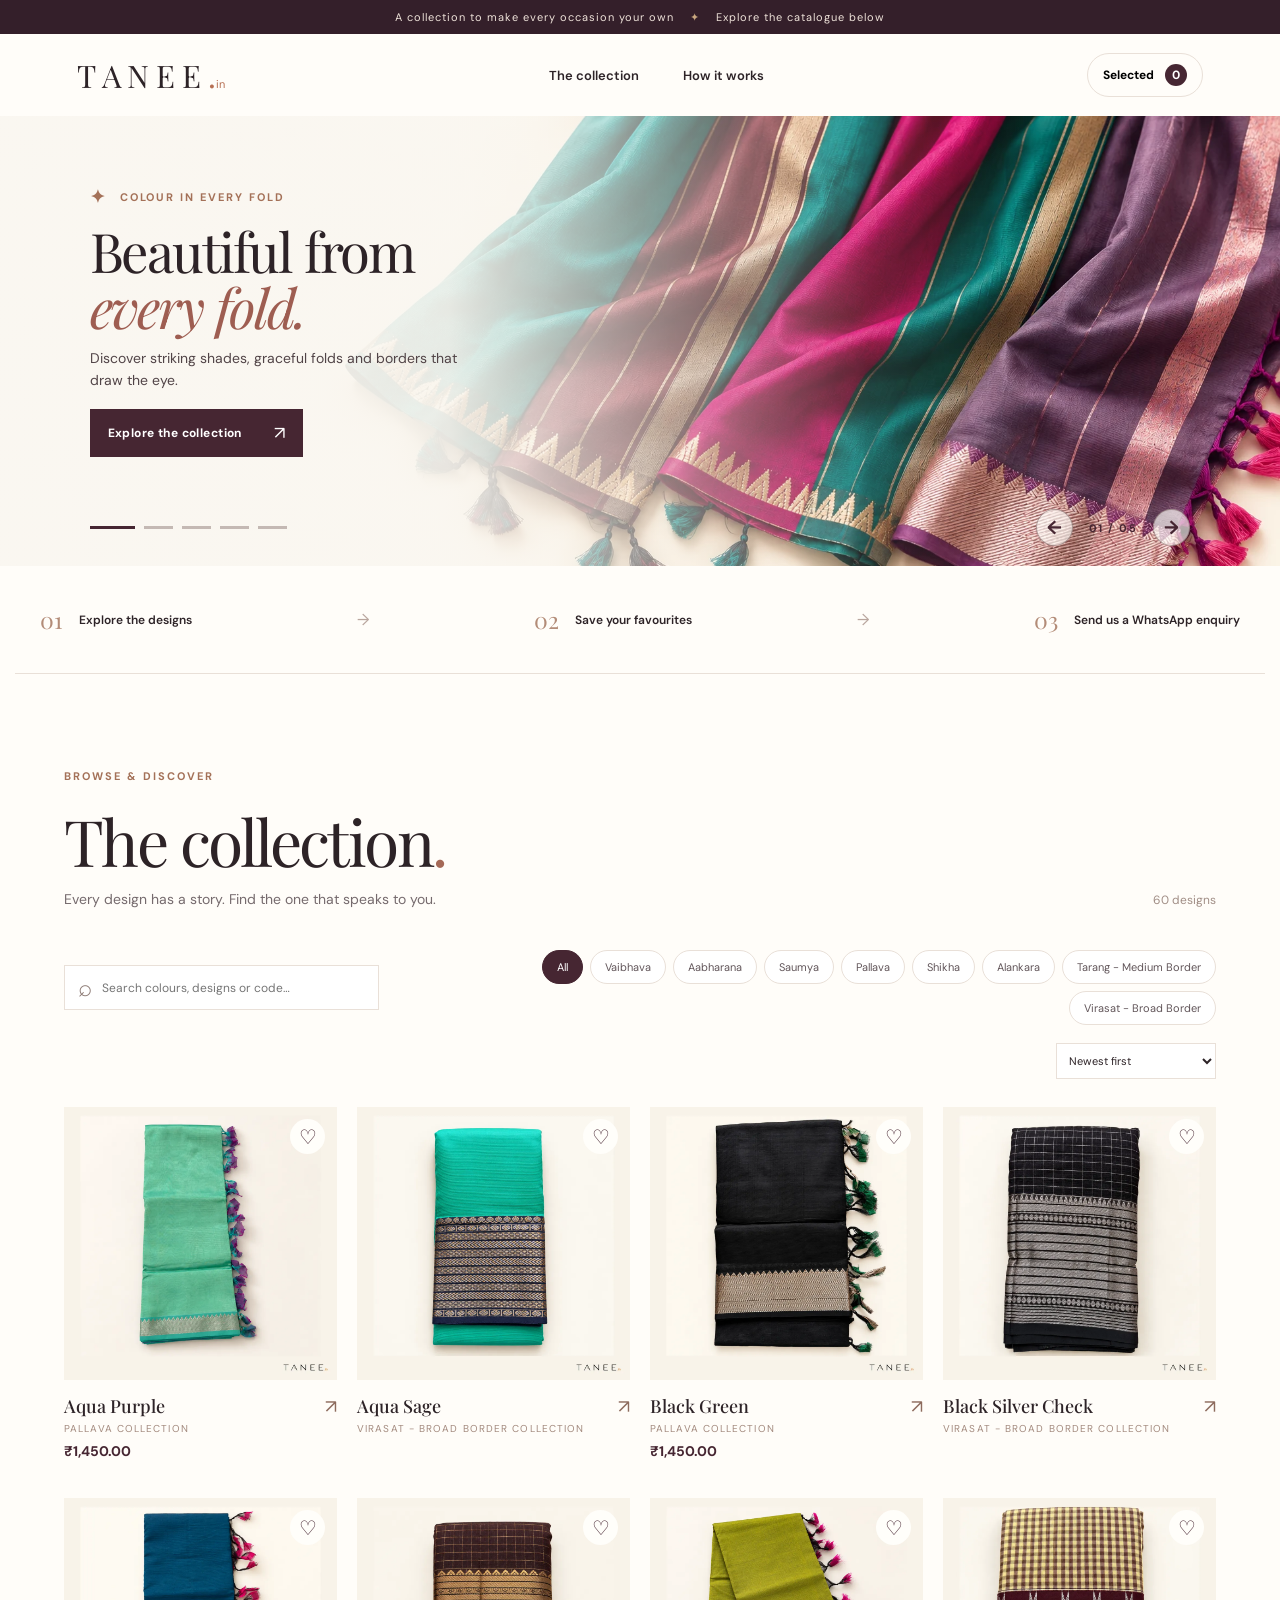
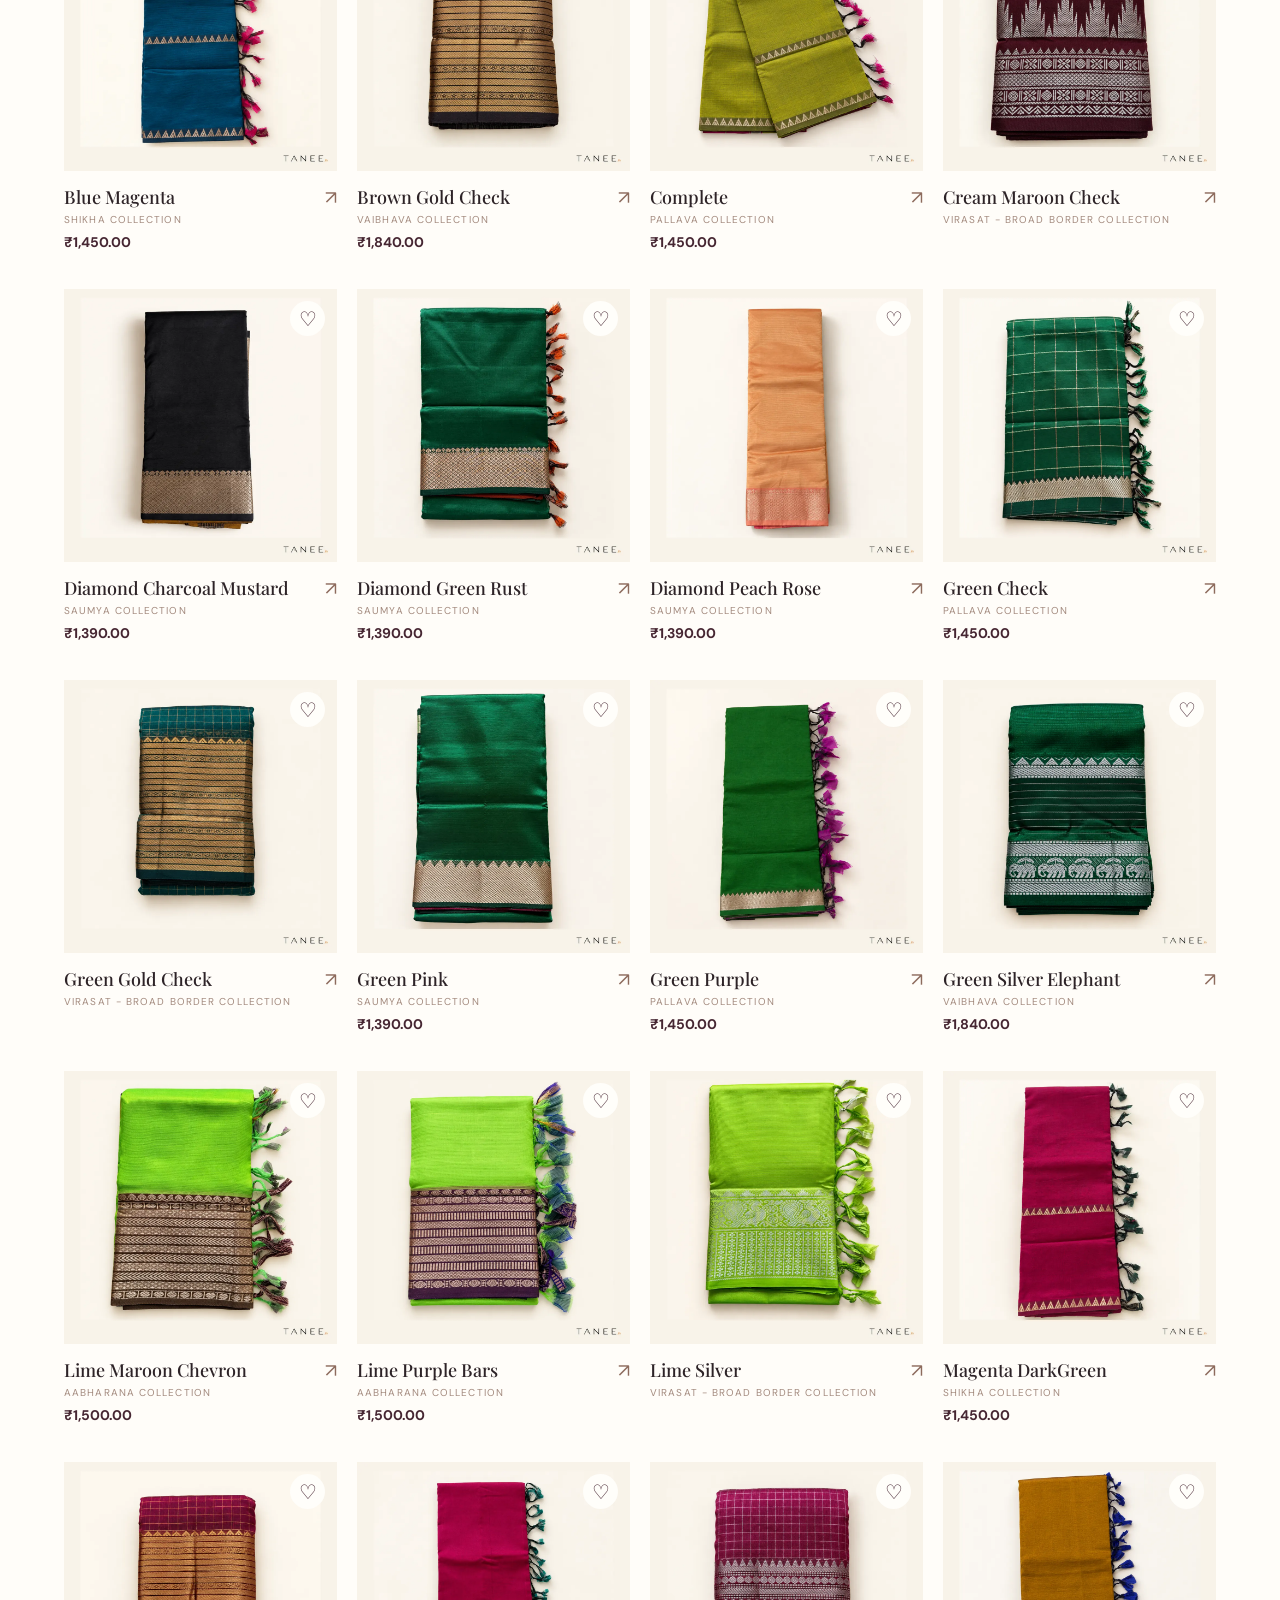
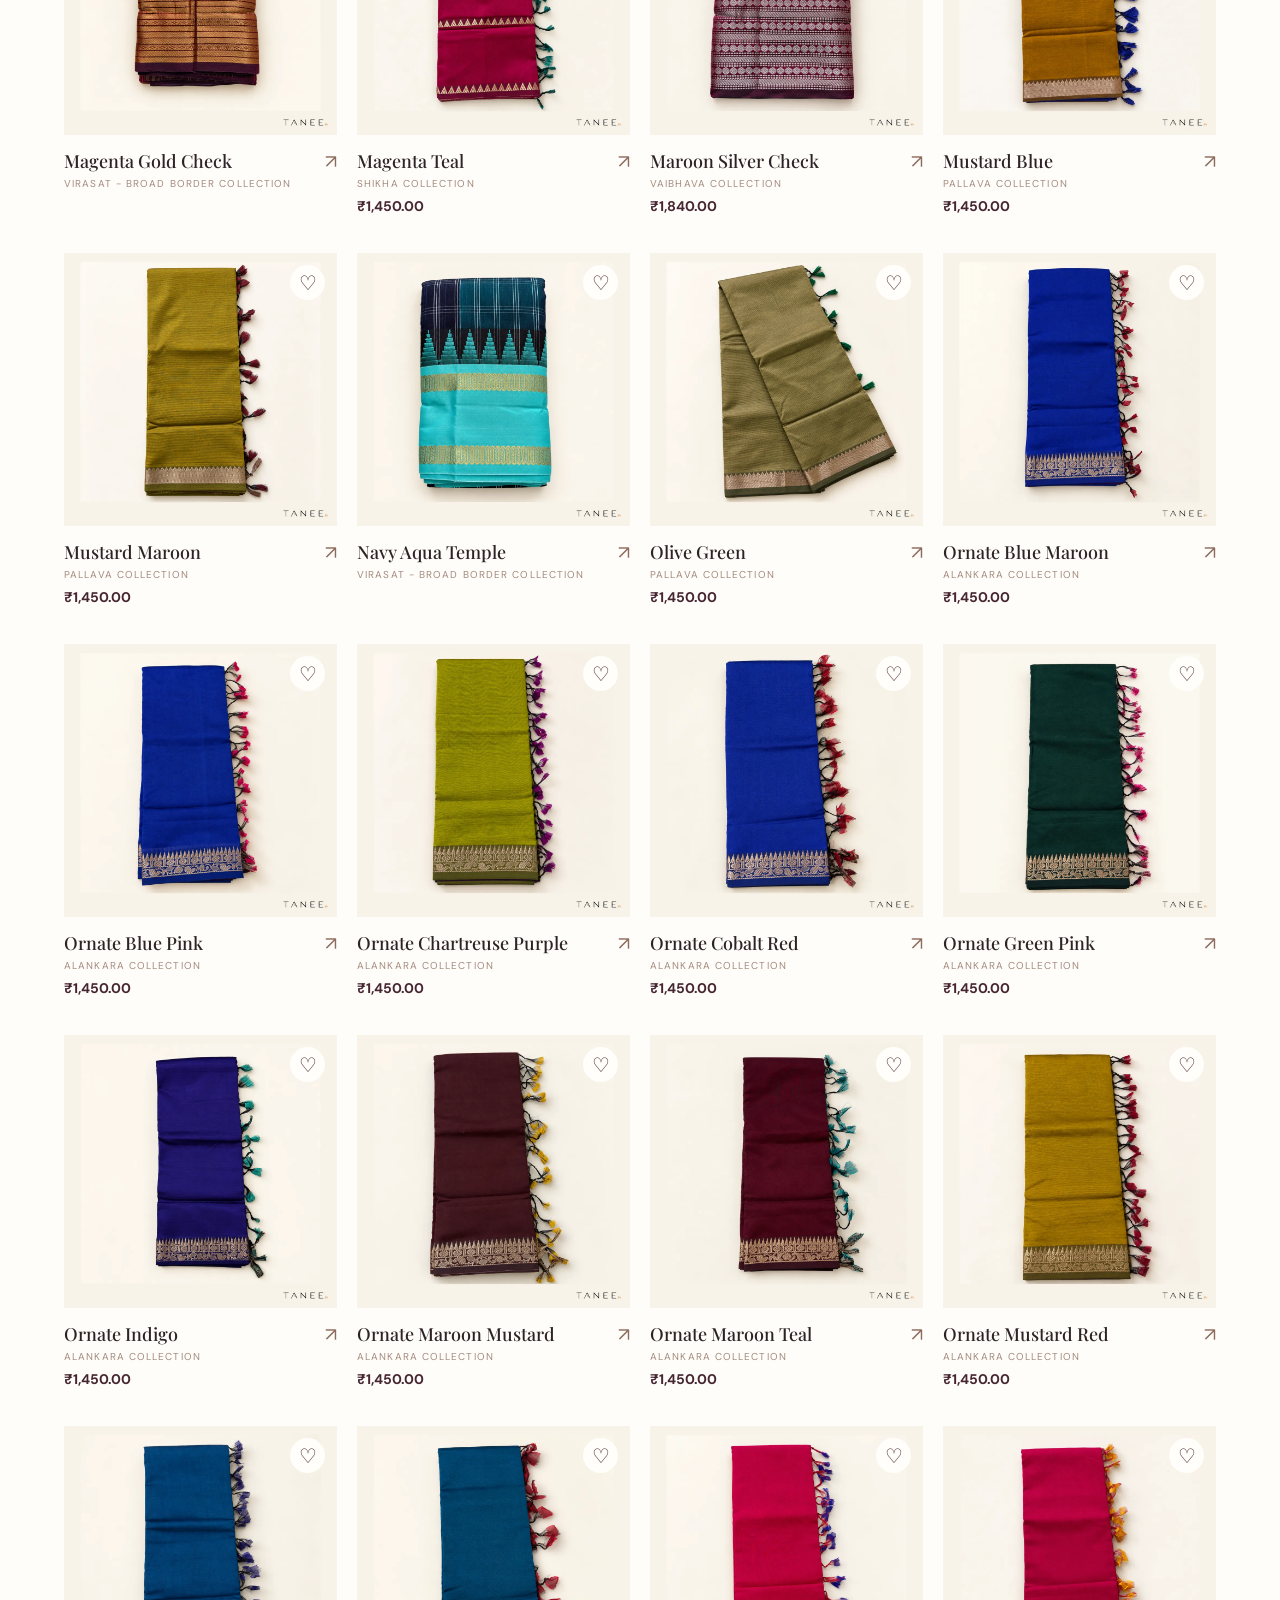
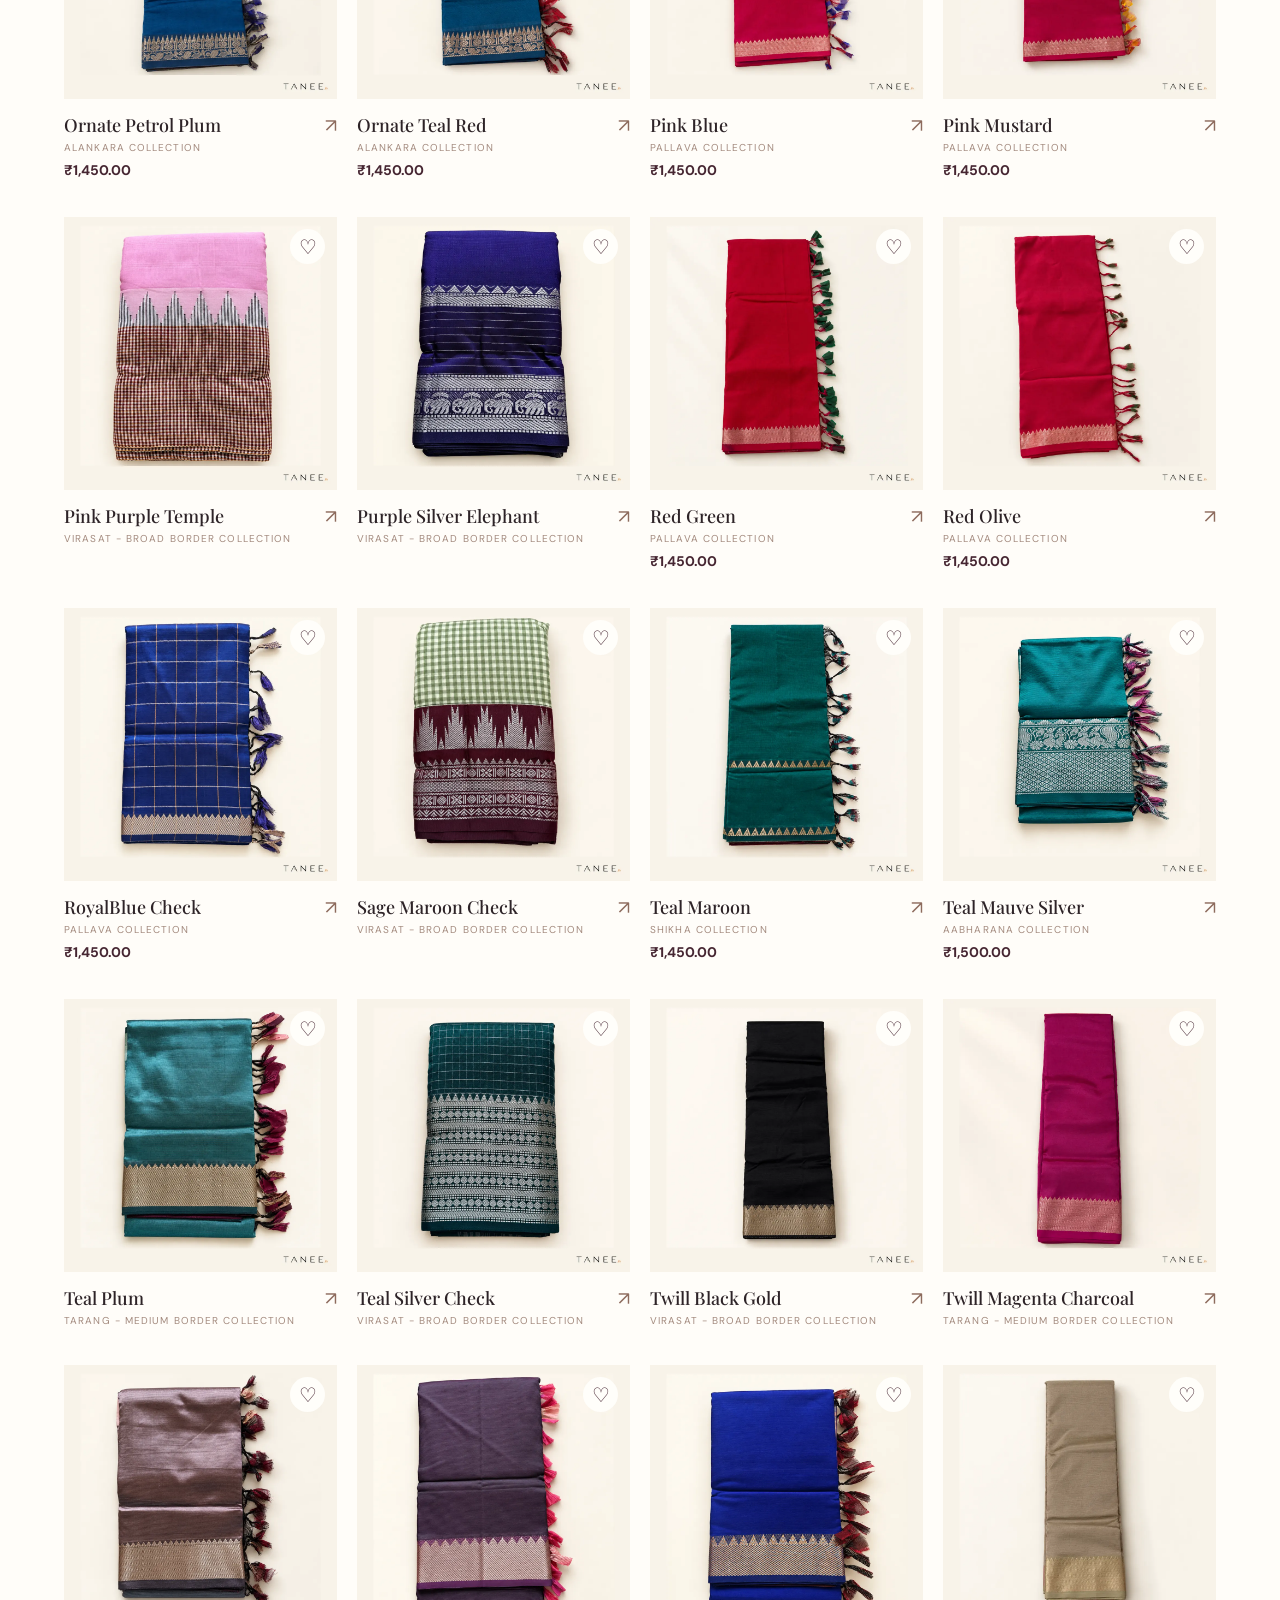
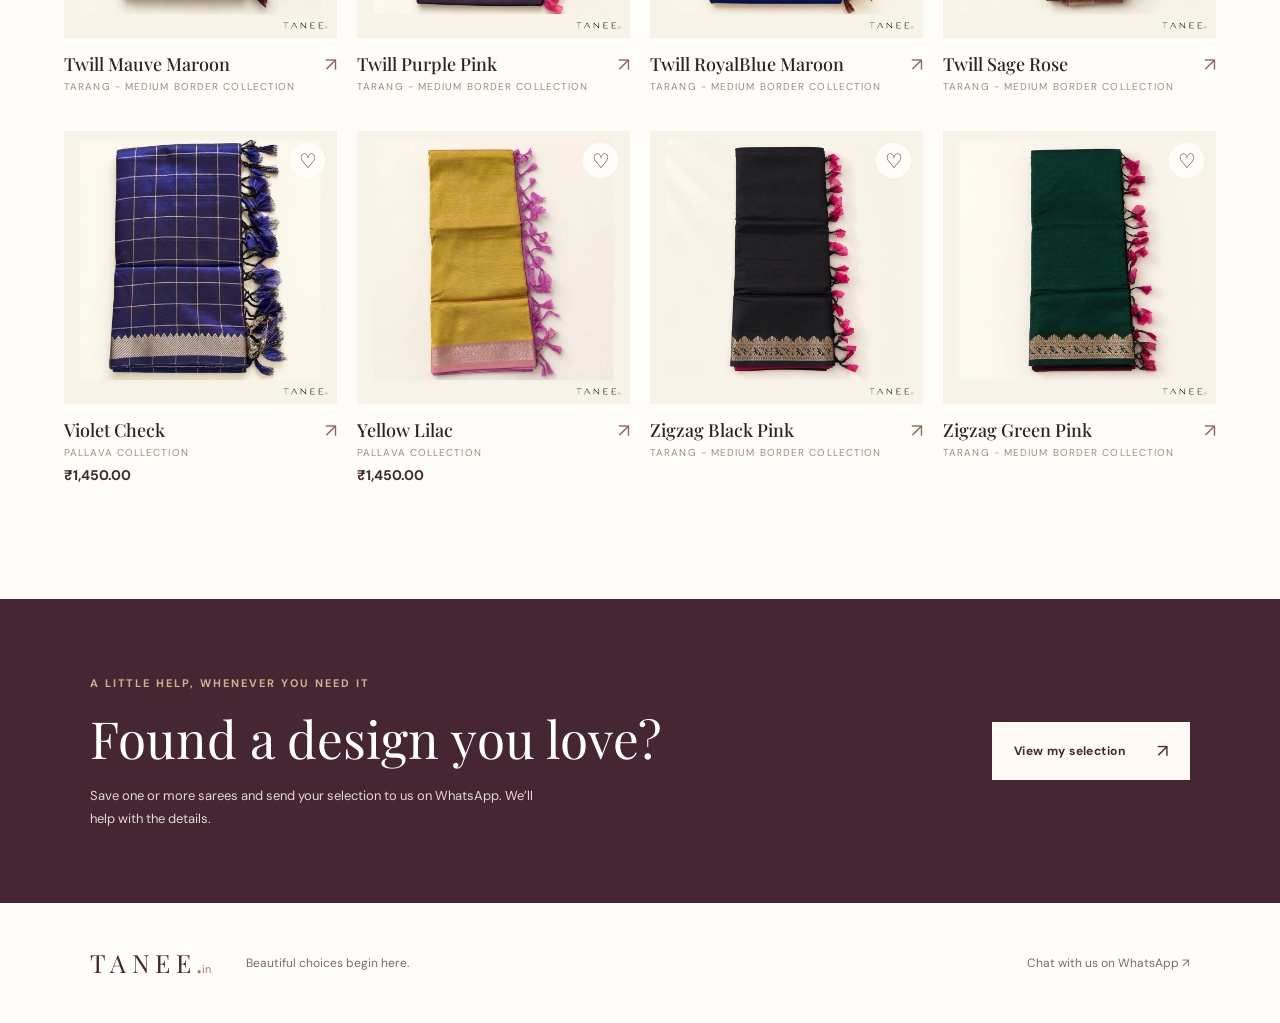
<file: index.html>
<!doctype html>
<html lang="en">
<head>
  <meta charset="utf-8">
  <meta name="viewport" content="width=device-width, initial-scale=1">
  <meta name="theme-color" content="#341f2a">
  <meta name="description" content="Explore Tanee sarees. Save the designs you love and enquire directly on WhatsApp.">
  <title>Tanee — Saree Catalogue</title>
  <link rel="preconnect" href="https://fonts.googleapis.com">
  <link rel="preconnect" href="https://fonts.gstatic.com" crossorigin>
  <link href="https://fonts.googleapis.com/css2?family=DM+Sans:wght@400;500;600;700&family=Playfair+Display:wght@400;500;600&display=swap" rel="stylesheet">
  <link rel="stylesheet" href="styles.css?v=20261102-3">
  <script src="app.js?v=20261102-9" defer></script>
</head>
<body>
  <div class="announcement">A collection to make every occasion your own <span>✦</span> Explore the catalogue below</div>
  <header class="site-header">
    <a class="brand" href="#top" aria-label="Tanee home">TANEE<span class="brand-dot">.</span><small>in</small></a>
    <nav aria-label="Main navigation"><a href="#collection">The collection</a><a href="#how-it-works">How it works</a></nav>
    <button class="header-selection" type="button" id="headerSelection" aria-label="Open selected designs">Selected <span id="headerCount">0</span></button>
  </header>

  <main id="top">
    <section class="hero banner-hero" aria-labelledby="hero-title" aria-roledescription="carousel" data-theme="light">
      <div class="banner-slide is-active" aria-hidden="false"><img src="assets/banners/elegant-folds.webp" alt="Teal, maroon, magenta and mauve sarees folded on ivory" fetchpriority="high"></div>
      <div class="banner-slide" aria-hidden="true"><img alt=""></div>
      <div class="hero-copy">
        <span class="eyebrow" id="bannerEyebrow"><span class="sparkle">✦</span> COLOUR IN EVERY FOLD</span>
        <h1 id="hero-title">Beautiful from<br><em>every fold.</em></h1>
        <p id="bannerDescription">Discover striking shades, graceful folds and borders that draw the eye.</p>
        <a class="primary-button" href="#collection">Explore the collection <span aria-hidden="true">↗</span></a>
      </div>
      <div class="banner-controls" aria-label="Banner slideshow controls">
        <div class="banner-pagination" id="bannerPagination" aria-label="Choose a banner"></div>
        <div class="banner-navigation"><button type="button" id="bannerPrevious" aria-label="Previous banner">←</button><span id="bannerPosition">01 / 05</span><button type="button" id="bannerNext" aria-label="Next banner">→</button></div>
      </div>
    </section>

    <section class="intro-strip" id="how-it-works" aria-label="How to enquire">
      <div><span class="step-num">01</span><span>Explore the designs</span></div>
      <span class="step-arrow" aria-hidden="true">→</span>
      <div><span class="step-num">02</span><span>Save your favourites</span></div>
      <span class="step-arrow" aria-hidden="true">→</span>
      <div><span class="step-num">03</span><span>Send us a WhatsApp enquiry</span></div>
    </section>

    <section class="collection" id="collection" aria-labelledby="collection-title">
      <div class="section-heading"><div><span class="eyebrow">BROWSE & DISCOVER</span><h2 id="collection-title">The collection<span class="title-accent">.</span></h2><p>Every design has a story. Find the one that speaks to you.</p></div><span class="collection-count" id="collectionCount"></span></div>
      <div class="catalogue-tools"><label class="search-box"><span aria-hidden="true">⌕</span><span class="sr-only">Search by colour, design or design code</span><input id="search" type="search" placeholder="Search colours, designs or code…" autocomplete="off"></label><div class="filters" id="filters" aria-label="Filter designs"></div></div>
      <div class="collection-refine"><select id="sortProducts" aria-label="Sort designs"><option value="newest">Newest first</option><option value="oldest">Oldest first</option><option value="price-asc">Price: low to high</option><option value="price-desc">Price: high to low</option></select></div>
      <div class="product-grid" id="productGrid" aria-live="polite"></div>
      <p class="empty-state" id="emptyState" hidden>No designs match your search. Try another colour or pattern.</p>
    </section>

    <section class="closing"><div><span class="eyebrow">A LITTLE HELP, WHENEVER YOU NEED IT</span><h2>Found a design you love?</h2><p>Save one or more sarees and send your selection to us on WhatsApp. We’ll help with the details.</p></div><button class="light-button" type="button" id="closingSelection">View my selection <span aria-hidden="true">↗</span></button></section>
  </main>

  <footer><a class="brand footer-brand" href="#top">TANEE<span class="brand-dot">.</span><small>in</small></a><p>Beautiful choices begin here.</p><a href="https://wa.me/918073324411" target="_blank" rel="noopener noreferrer">Chat with us on WhatsApp ↗</a></footer>

  <button class="floating-selection" type="button" id="floatingSelection" hidden><span>View selection</span><span class="floating-count" id="floatingCount">0</span><span aria-hidden="true">↗</span></button>

  <div class="overlay" id="detailOverlay" hidden><div class="scrim" data-close="detail"></div><section class="detail-panel" role="dialog" aria-modal="true" aria-labelledby="detailTitle"><button class="icon-close" type="button" data-close="detail" aria-label="Close details">×</button><div class="detail-media"><img id="detailImage" alt=""><div class="detail-thumbs" id="detailThumbs"></div></div><div class="detail-copy"><span class="eyebrow">TANEE · SAREE COLLECTION</span><h2 id="detailTitle"></h2><p>Explore the available views of this design.</p><div class="detail-divider"></div><span class="detail-label">DESIGN CODE</span><strong id="detailCode"></strong><span class="detail-label">PRICE</span><strong id="detailPrice"></strong><button class="primary-button detail-add" type="button" id="detailAdd"></button><p class="detail-note">Enquire on WhatsApp for availability.</p></div></section></div>

  <div class="overlay" id="selectionOverlay" hidden><div class="scrim" data-close="selection"></div><section class="selection-panel" role="dialog" aria-modal="true" aria-labelledby="selectionTitle"><div class="panel-top"><div><span class="eyebrow">YOUR FAVOURITES</span><h2 id="selectionTitle">My selection <span id="selectionCount">(0)</span></h2></div><button class="icon-close" type="button" data-close="selection" aria-label="Close selection">×</button></div><div class="selection-items" id="selectionItems"></div><div class="panel-bottom"><p>Your selected designs will be listed in a prefilled WhatsApp message.</p><a class="primary-button whatsapp-button" id="whatsappLink" href="#" target="_blank" rel="noopener noreferrer">Send enquiry on WhatsApp <span aria-hidden="true">↗</span></a></div></section></div>
</body>
</html>
</file>
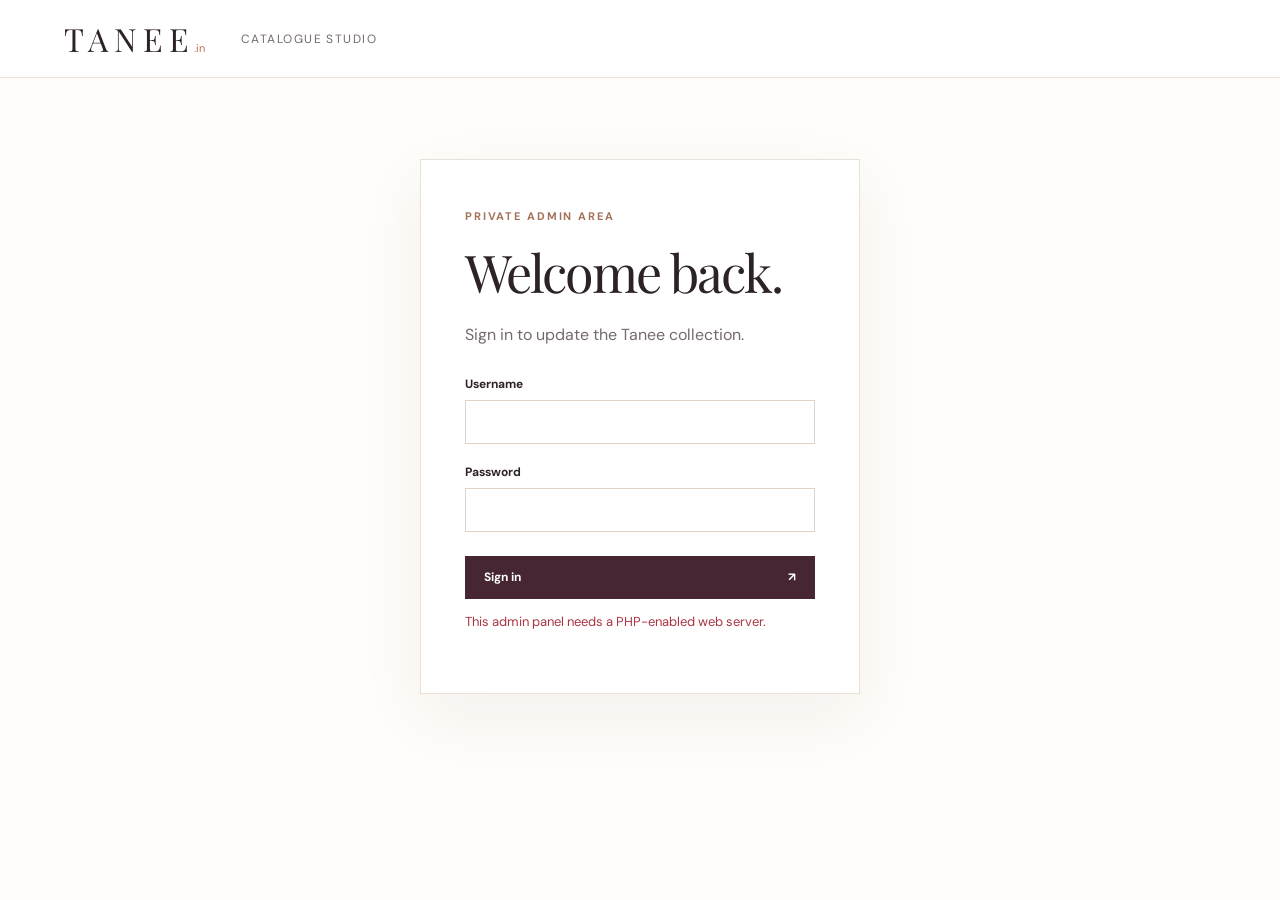
<file: admin/index.html>
<!doctype html>
<html lang="en">
<head>
  <meta charset="utf-8">
  <meta name="viewport" content="width=device-width, initial-scale=1">
  <meta name="robots" content="noindex,nofollow">
  <title>Tanee — Catalogue Admin</title>
  <link rel="preconnect" href="https://fonts.googleapis.com">
  <link rel="preconnect" href="https://fonts.gstatic.com" crossorigin>
  <link href="https://fonts.googleapis.com/css2?family=DM+Sans:wght@400;500;600;700&family=Playfair+Display:wght@400;500&display=swap" rel="stylesheet">
  <link rel="stylesheet" href="admin.css?v=5">
  <script src="admin.js?v=7" defer></script>
</head>
<body>
  <header class="topbar"><a class="brand" href="../">TANEE<small>.in</small></a><span>Catalogue studio</span><button id="logout" class="text-button" hidden>Sign out</button></header>
  <main>
    <section id="loginView" class="login-card">
      <span class="eyebrow">PRIVATE ADMIN AREA</span>
      <h1>Welcome back.</h1>
      <p>Sign in to update the Tanee collection.</p>
      <form id="loginForm"><label>Username<input id="username" autocomplete="username" required></label><label>Password<input id="password" type="password" autocomplete="current-password" required></label><button class="primary" type="submit">Sign in <span>↗</span></button></form>
      <p id="loginMessage" class="message" role="status"></p>
    </section>

    <section id="workspace" hidden>
      <div class="welcome"><div><span class="eyebrow">THE TANEE COLLECTION</span><h1>Manage your catalogue<span>.</span></h1><p>Edit designs, images, categories, prices and stock. Changes appear on the website after you save.</p></div><a class="visit" href="../" target="_blank" rel="noopener">View website ↗</a></div>
      <div class="stats"><div><strong id="designCount">0</strong><span>Designs</span></div><div><strong id="categoryCount">0</strong><span>Categories</span></div><div><strong id="pricedCount">0</strong><span>With prices</span></div><div class="save-status"><span id="saveStatus">All changes saved</span><button class="primary" id="saveButton" disabled>Save changes ↗</button></div></div>
      <p id="workMessage" class="message" role="status"></p>
      <nav class="tabs" aria-label="Admin sections"><button class="active" data-tab="designs">Designs</button><button data-tab="stock">Out of stock <span id="outOfStockCount">0</span></button><button data-tab="categories">Categories</button><button data-tab="banners">Banners</button><button data-tab="bulk">Bulk update</button></nav>

      <section id="designsTab" class="tab-panel">
        <div class="section-top"><div><span class="eyebrow">ALL DESIGNS</span><h2>Catalogue items</h2></div><button class="primary" id="addProduct">+ Add design</button></div>
        <div class="toolbar"><input id="productSearch" type="search" placeholder="Search name or design code…" aria-label="Search designs"><select id="categoryFilter" aria-label="Filter by category"></select></div>
        <div id="productList" class="product-list"></div>
      </section>

      <section id="stockTab" class="tab-panel" hidden>
        <div class="section-top"><div><span class="eyebrow">STOCK CONTROL</span><h2>Out of stock</h2></div></div>
        <p>Designs with Qty 0 appear here. Choose whether to remove each one from the website or show it again, then save. Changing Qty alone does not change website visibility. Quantities are visible only in admin.</p>
        <div id="outOfStockList" class="product-list"></div>
      </section>

      <section id="categoriesTab" class="tab-panel" hidden>
        <div class="section-top"><div><span class="eyebrow">ORGANISE THE COLLECTION</span><h2>Categories</h2></div></div>
        <form id="categoryForm" class="inline-form"><input id="newCategory" maxlength="50" placeholder="New category name" aria-label="New category name" required><button class="primary">Add category</button></form>
        <div id="categoryList" class="category-list"></div>
      </section>

      <section id="bannersTab" class="tab-panel" hidden>
        <div class="section-top"><div><span class="eyebrow">THE HOMEPAGE SLIDESHOW</span><h2>Banners</h2></div><button class="primary" id="addBanner">+ Add banner</button></div>
        <p>Change the image and copy shown on the homepage. Use the arrow buttons to reorder slides.</p>
        <div id="bannerList" class="banner-list"></div>
      </section>

      <section id="bulkTab" class="tab-panel" hidden>
        <div class="section-top"><div><span class="eyebrow">MAKE CHANGES TOGETHER</span><h2>Bulk update</h2></div></div>
        <div class="bulk-grid"><form id="bulkForm" class="bulk-card"><h3>Update a category</h3><p>Apply a price, set available quantity, or move every design in one category.</p><label>Current category<select id="bulkFrom" required></select></label><label>New category (optional)<select id="bulkTo"></select></label><label>Price in ₹ (optional)<input id="bulkPrice" type="number" min="0" max="10000000" step="0.01" placeholder="Leave blank to keep existing prices"></label><label>Available quantity (optional)<input id="bulkQty" type="number" min="0" max="1000000" step="1" placeholder="Leave blank to keep existing quantities"></label><button class="primary">Apply to designs</button></form>
        <form id="categoryCodesForm" class="bulk-card"><h3>Renumber design codes</h3><p>Choose a category and its first code. Designs in that category receive sequential codes in catalogue order. Codes must remain unique across categories.</p><label>Category<select id="codeCategory" required></select></label><label>First design code<input id="codeStart" pattern="SDM(0[1-9]|[1-9][0-9])-(0[1-9]|[1-9][0-9])" maxlength="8" placeholder="SDM02-01" required></label><button class="primary" type="submit">Apply design codes</button></form>
        <div class="bulk-card"><h3>Import prices from CSV</h3><p>Use columns <code>id,price</code>. Design codes match the catalogue IDs; empty prices clear a price.</p><input id="csvFile" type="file" accept=".csv,text/csv"><button class="secondary" id="downloadCsv" type="button">Download price template ↓</button><button class="primary" id="importCsv" type="button">Apply CSV prices</button></div>
        <div class="bulk-card"><h3>Catalogue backup</h3><p>Download the current edits as JSON before a large update.</p><button class="secondary" id="downloadJson" type="button">Download catalogue JSON ↓</button><label class="file-label">Import catalogue JSON<input id="jsonFile" type="file" accept=".json,application/json"></label><button class="primary" id="importJson" type="button">Apply JSON catalogue</button></div></div>
      </section>
    </section>
  </main>

  <dialog id="productDialog"><form id="productForm" class="editor"><div class="editor-top"><div><span class="eyebrow">DESIGN DETAILS</span><h2 id="editorTitle">Edit design</h2></div><button type="button" class="close" id="closeEditor" aria-label="Close editor">×</button></div><div class="editor-body"><label>Internal link ID<input id="productId" pattern="[a-z0-9]+(-[a-z0-9]+)*" required><small>Lowercase letters, numbers and hyphens. Cannot be changed after creation.</small></label><label>Design code<input id="productSku" pattern="SDM[0-9]{2}-[0-9]{2}" maxlength="8" required><small>Format SDM01-01. Shown to customers and included in enquiries.</small></label><label>Design name<input id="productName" maxlength="100" required></label><label>Category<select id="productCategory" required></select></label><label>Price in ₹<input id="productPrice" type="number" min="0" max="10000000" step="0.01" placeholder="Leave blank to hide price"></label><label>Available Qty<input id="productQty" type="number" min="0" max="1000000" step="1" placeholder="Not set"><small>Enter available stock after orders and deliveries. Qty 0 adds this design to Out of stock. Use Website visibility below to decide whether it appears on the site.</small></label><label>Website visibility<select id="productVisibility"><option value="visible">Show on website</option><option value="hidden">Remove from website</option></select><small>This setting stays in place when Qty changes.</small></label><div class="image-fields"><h3>Images</h3><p>Upload JPG, PNG or WebP files, up to 8 MB each. The folded view is the catalogue thumbnail.</p><div id="imageFields"></div></div></div><div class="editor-footer"><button type="button" class="danger" id="deleteProduct">Delete design</button><button class="primary" type="submit">Apply changes</button></div></form></dialog>
  <dialog id="bannerDialog"><form id="bannerForm" class="editor"><div class="editor-top"><div><span class="eyebrow">HOMEPAGE SLIDE</span><h2 id="bannerEditorTitle">Edit banner</h2></div><button type="button" class="close" id="closeBannerEditor" aria-label="Close banner editor">×</button></div><div class="editor-body"><label>Small label<input id="bannerLabel" maxlength="100" required></label><label>Headline, first line<input id="bannerFirst" maxlength="100" required></label><label>Headline, highlighted line<input id="bannerSecond" maxlength="100" required></label><label>Description<input id="bannerDescriptionInput" maxlength="300" required></label><label>Image description for accessibility<input id="bannerAlt" maxlength="300" required></label><label>Text colour<select id="bannerTheme"><option value="light">Dark text on light image</option><option value="dark">Light text on dark image</option></select></label><div class="image-fields"><h3>Banner image</h3><img id="bannerPreview" class="banner-preview" alt="Banner preview"><input id="bannerImage" type="file" accept="image/jpeg,image/png,image/webp"><small id="bannerImageStatus">Upload a landscape image, up to 8 MB.</small></div></div><div class="editor-footer"><button type="button" class="danger" id="deleteBanner">Delete banner</button><button class="primary" type="submit">Apply changes</button></div></form></dialog>
</body>
</html>
</file>
<file: styles.css>
:root{--wine:#462632;--wine-dark:#341f2a;--cream:#f7f3ec;--paper:#fffdf9;--text:#2d2327;--muted:#756a6d;--gold:#b79169;--border:#e9e0d8}*{box-sizing:border-box}html{scroll-behavior:smooth}body{margin:0;background:var(--paper);color:var(--text);font-family:'DM Sans',sans-serif}button,input{font:inherit}button{cursor:pointer}a{color:inherit;text-decoration:none}.sr-only{position:absolute;width:1px;height:1px;padding:0;margin:-1px;overflow:hidden;clip:rect(0,0,0,0);white-space:nowrap;border:0}.announcement{background:var(--wine-dark);color:#eee2d9;text-align:center;font-size:11px;letter-spacing:.09em;padding:10px 20px}.announcement span{color:#c9a77f;margin:0 12px}.site-header{height:82px;max-width:1440px;margin:auto;padding:0 6%;display:flex;align-items:center;justify-content:space-between}.brand{font-family:'Playfair Display',serif;font-size:31px;letter-spacing:.22em;line-height:1;white-space:nowrap}.brand-dot{letter-spacing:0;color:#b77054}.brand small{font-family:'DM Sans',sans-serif;font-size:11px;letter-spacing:0;color:#b77054}.site-header nav{display:flex;gap:44px;font-size:13px;font-weight:600}.site-header nav a:hover,footer a:hover{color:#a96c55}.header-selection{border:1px solid var(--border);border-radius:30px;background:transparent;padding:10px 15px;font-size:12px;font-weight:700}.header-selection span{display:inline-grid;place-items:center;background:var(--wine);color:white;border-radius:50%;height:22px;width:22px;margin-left:8px}.hero{min-height:620px;display:grid;grid-template-columns:47% 53%;background:var(--cream);overflow:hidden}.hero-copy{padding:clamp(65px,7.2vw,115px) 6% 55px max(7%,calc((100vw - 1250px)/2));position:relative;z-index:1}.eyebrow{font-size:11px;font-weight:700;letter-spacing:.18em;color:#a47158}.sparkle{font-size:18px;vertical-align:-2px;padding-right:8px}.hero h1,.section-heading h2,.closing h2,.detail-copy h2,.panel-top h2{font-family:'Playfair Display',serif;font-weight:400}.hero h1{font-size:clamp(56px,6.2vw,92px);line-height:1.06;letter-spacing:-.04em;margin:28px 0 25px;white-space:nowrap}.hero h1 em{font-weight:400;color:#9e5d51}.hero-copy p{font-size:16px;line-height:1.85;color:#675b5c;max-width:405px;margin:0 0 32px}.primary-button,.light-button{display:inline-flex;align-items:center;justify-content:space-between;gap:32px;border:0;background:var(--wine);color:white;padding:17px 22px;font-size:12px;letter-spacing:.035em;font-weight:700;min-height:51px}.primary-button:hover{background:#613547}.primary-button span,.light-button span{font-size:18px;font-weight:400}.hero-foot{display:flex;align-items:center;gap:17px;margin-top:65px;color:#9e8d87;font-size:11px;letter-spacing:.08em}.hero-foot .line{width:31px;height:1px;background:#b9a6a0}.hero-art{position:relative;min-height:620px;background:#e8dbd0}.hero-art:after{content:"";position:absolute;inset:0;background:linear-gradient(90deg,rgba(247,243,236,.3),transparent 22%);pointer-events:none}.hero-image{position:absolute;overflow:hidden;box-shadow:0 16px 55px #3b262c24}.hero-image img{width:100%;height:100%;object-fit:cover;display:block}.hero-image-back{width:41%;height:65%;top:8%;right:8%;transform:rotate(8deg)}.hero-image-front{width:48%;height:78%;top:13%;left:12%;transform:rotate(-7deg)}.hero-stamp{position:absolute;z-index:2;right:8%;bottom:11%;width:108px;height:108px;border-radius:50%;display:flex;flex-direction:column;align-items:center;justify-content:center;background:var(--wine);color:white;line-height:1.3;font-size:12px;letter-spacing:.12em;text-align:center;transform:rotate(10deg)}.hero-stamp span{color:#d6ae83;font-size:20px}.intro-strip{max-width:1250px;margin:auto;min-height:108px;display:flex;align-items:center;justify-content:space-between;gap:20px;padding:20px 25px;border-bottom:1px solid var(--border)}.intro-strip div{display:flex;align-items:center;gap:16px;font-size:12px;font-weight:600}.step-num{font-family:'Playfair Display',serif;color:#b38c78;font-size:23px;font-weight:400}.step-arrow{color:#b9a69e}.collection{max-width:1350px;padding:90px 5% 115px;margin:auto}.section-heading{display:flex;justify-content:space-between;align-items:end;gap:20px}.section-heading h2{font-size:clamp(43px,5vw,65px);margin:13px 0 7px;letter-spacing:-.04em}.title-accent{color:#a56957}.section-heading p{color:var(--muted);font-size:14px;margin:0}.collection-count{color:#a18e86;font-size:12px;white-space:nowrap}.catalogue-tools{display:flex;align-items:center;justify-content:space-between;gap:25px;margin:42px 0 28px}.search-box{display:flex;align-items:center;border:1px solid var(--border);background:#fff;min-width:260px;width:320px;height:45px;padding:0 13px;gap:8px}.search-box span[aria-hidden]{font-size:24px;line-height:1;color:#8e7c76}.search-box input{border:0;outline:0;width:100%;background:none;font-size:12px;color:var(--text)}.filters{display:flex;flex-wrap:wrap;gap:7px;justify-content:flex-end}.filter{border:1px solid var(--border);border-radius:25px;padding:9px 14px;background:#fff;font-size:11px;color:#62565a}.filter:hover,.filter.active{background:var(--wine);border-color:var(--wine);color:#fff}.product-grid{display:grid;grid-template-columns:repeat(4,minmax(0,1fr));gap:38px 20px}.product-card{min-width:0}.product-photo{position:relative;background:#f5f1e9;aspect-ratio:1;overflow:hidden;cursor:pointer}.product-photo img{display:block;width:100%;height:100%;object-fit:cover;transition:transform .45s}.product-photo:hover img{transform:scale(1.045)}.quick-view{position:absolute;bottom:12px;left:12px;right:12px;text-align:center;background:#fffcf6ee;padding:11px;font-size:11px;font-weight:700;opacity:0;transform:translateY(7px);transition:.2s}.product-photo:hover .quick-view,.product-photo:focus-within .quick-view{opacity:1;transform:none}.photo-open{position:absolute;inset:0;border:0;background:transparent;width:100%;height:100%;font-size:0}.save-button{position:absolute;right:12px;top:12px;z-index:2;background:#fffefa;border:0;border-radius:50%;height:35px;width:35px;display:grid;place-items:center;font-size:20px;color:var(--wine);line-height:1}.save-button.saved{background:var(--wine);color:white}.product-info{display:flex;justify-content:space-between;gap:12px;padding-top:14px;align-items:start}.product-info h3{font-family:'Playfair Display',serif;font-size:18px;font-weight:500;margin:0 0 4px}.product-info p{font-size:10px;color:#a38a7e;letter-spacing:.11em;text-transform:uppercase;margin:0}.product-info button{border:0;background:none;color:#8d6b5d;font-size:19px;padding:0}.empty-state{padding:60px;text-align:center;color:var(--muted)}.closing{background:var(--wine);color:#fff;display:flex;align-items:center;justify-content:space-between;gap:30px;padding:72px max(7%,calc((100vw - 1250px)/2))}.closing .eyebrow{color:#d3af8e}.closing h2{font-size:clamp(35px,4vw,54px);margin:12px 0}.closing p{font-size:13px;line-height:1.8;color:#e4d6da;max-width:460px;margin:0}.light-button{background:#fffaf3;color:var(--wine);white-space:nowrap}.light-button:hover{background:#e9d8ca}footer{display:flex;align-items:center;gap:35px;padding:40px 7%;font-size:12px;color:#766a6c}footer p{flex:1}.footer-brand{font-size:25px;color:var(--wine)}.floating-selection{position:fixed;bottom:20px;left:50%;transform:translateX(-50%);z-index:10;display:flex;align-items:center;gap:20px;border:0;background:var(--wine);box-shadow:0 9px 25px #321e2c44;color:white;padding:13px 17px;font-size:12px;font-weight:700;white-space:nowrap}.floating-selection[hidden]{display:none}.floating-count{background:white;color:var(--wine);border-radius:50%;width:24px;height:24px;display:grid;place-items:center}.overlay[hidden]{display:none}.overlay{position:fixed;inset:0;z-index:30;display:flex}.scrim{position:absolute;inset:0;background:#1d1218b8}.detail-panel,.selection-panel{position:relative;background:#fffdf9;box-shadow:0 0 45px #1b101b33}.detail-panel{width:min(940px,calc(100% - 40px));max-height:calc(100vh - 50px);margin:auto;display:grid;grid-template-columns:55% 45%;overflow:auto}.icon-close{border:0;background:#fffdf9;color:var(--wine);font-size:28px;width:39px;height:39px;line-height:1;display:grid;place-items:center}.detail-panel>.icon-close{position:absolute;right:12px;top:12px;z-index:2}.detail-media{padding:30px;background:#f5f0e9}.detail-media>img{width:100%;aspect-ratio:1;object-fit:cover;display:block}.detail-thumbs{display:flex;gap:9px;padding-top:10px}.detail-thumbs button{padding:0;border:2px solid transparent;background:none;width:65px;height:65px}.detail-thumbs button.active{border-color:var(--wine)}.detail-thumbs img{width:100%;height:100%;object-fit:cover}.detail-copy{padding:75px 42px 35px;display:flex;flex-direction:column}.detail-copy h2{font-size:41px;line-height:1.15;margin:17px 0 20px}.detail-copy p{color:var(--muted);font-size:13px;line-height:1.8}.detail-divider{height:1px;background:var(--border);margin:24px 0}.detail-label{font-size:10px;letter-spacing:.13em;color:#a88576}.detail-copy strong{font-size:12px;letter-spacing:.08em;margin-top:8px}.detail-add{margin-top:auto;width:100%}.detail-note{text-align:center;margin-bottom:0}.selection-panel{width:min(440px,100%);margin-left:auto;display:flex;flex-direction:column;height:100%;padding:30px}.panel-top{display:flex;align-items:start;justify-content:space-between;border-bottom:1px solid var(--border);padding-bottom:19px}.panel-top h2{font-size:31px;margin:10px 0 0}.panel-top h2 span{font-family:'DM Sans',sans-serif;font-size:15px;color:#af8d82}.selection-items{overflow:auto;flex:1;padding:15px 0}.selection-item{display:flex;align-items:center;gap:13px;padding:12px 0;border-bottom:1px solid var(--border)}.selection-item img{width:70px;height:70px;object-fit:cover}.selection-item div{flex:1}.selection-item strong{display:block;font-family:'Playfair Display',serif;font-weight:500}.selection-item small{color:#a48479;letter-spacing:.08em;font-size:9px}.selection-item button{border:0;background:none;font-size:20px;color:#988886}.selection-empty{text-align:center;color:var(--muted);padding:80px 20px;font-size:13px;line-height:1.7}.panel-bottom{border-top:1px solid var(--border);padding-top:15px}.panel-bottom p{color:var(--muted);font-size:11px;line-height:1.5}.whatsapp-button{width:100%}.whatsapp-button.disabled{opacity:.45;pointer-events:none}body.modal-open{overflow:hidden}@media(max-width:900px){.hero{grid-template-columns:1fr 1fr;min-height:540px}.hero-copy{padding:75px 5% 45px 8%}.hero-art{min-height:540px}.hero h1{font-size:60px}.product-grid{grid-template-columns:repeat(3,minmax(0,1fr))}.catalogue-tools{align-items:flex-start;flex-direction:column}.filters{justify-content:flex-start}}@media(max-width:650px){.announcement{font-size:9px}.site-header{height:66px;padding:0 5%}.site-header nav{display:none}.brand{font-size:26px}.hero{display:flex;flex-direction:column}.hero-copy{padding:55px 7% 40px}.hero h1{font-size:clamp(54px,13vw,77px);margin:20px 0}.hero-copy p{font-size:14px}.hero-foot{display:none}.hero-art{min-height:390px}.hero-image-back{height:72%;width:44%;top:5%;right:9%}.hero-image-front{height:82%;width:49%;top:10%;left:10%}.hero-stamp{width:78px;height:78px;font-size:9px;bottom:8%;right:6%}.intro-strip{padding:25px 7%;gap:10px;flex-wrap:wrap}.intro-strip div{font-size:10px;gap:5px}.step-num{font-size:18px}.step-arrow{display:none}.collection{padding:65px 5% 80px}.section-heading h2{font-size:45px}.section-heading p{font-size:12px}.collection-count{font-size:10px}.catalogue-tools{margin:32px 0 25px}.search-box{width:100%}.filters{gap:6px}.filter{padding:8px 11px}.product-grid{grid-template-columns:repeat(2,minmax(0,1fr));gap:27px 12px}.product-info h3{font-size:15px}.product-info p{font-size:9px}.quick-view{display:none}.closing{padding:55px 7%;display:block}.closing h2{font-size:39px}.light-button{margin-top:25px}footer{padding:30px 7%;flex-wrap:wrap;gap:10px}footer p{flex-basis:100%;order:3}.detail-panel{width:100%;height:100%;max-height:100%;display:block}.detail-media{padding:16px}.detail-media>img{max-height:53vh;aspect-ratio:1;object-fit:contain}.detail-copy{padding:25px 22px 35px}.detail-copy h2{font-size:31px;margin:8px 0}.detail-divider{margin:12px 0}.detail-add{margin-top:20px}.detail-thumbs button{width:50px;height:50px}.selection-panel{padding:22px}}

/* Homepage banners sourced from the supplied wallpapers. */
.hero.banner-hero{display:block;position:relative;isolation:isolate;height:50vh;min-height:420px;background:#f8f3eb}
.banner-hero::after{content:"";position:absolute;inset:0;z-index:-1;pointer-events:none;background:linear-gradient(90deg,rgba(250,247,241,.98),rgba(250,247,241,.92) 35%,rgba(250,247,241,.12) 68%,transparent 82%)}
.banner-slide{position:absolute;inset:0;z-index:-2;opacity:0;transition:opacity .7s ease}
.banner-slide.is-active{opacity:1}
.banner-slide img{display:block;width:100%;height:100%;object-fit:cover;object-position:center}
.banner-hero .hero-copy{height:100%;display:flex;flex-direction:column;align-items:flex-start;justify-content:center;padding:24px 6% 64px max(7%,calc((100vw - 1250px)/2));width:min(650px,51%)}
.banner-hero h1{white-space:normal;font-size:clamp(42px,4.25vw,64px);line-height:1.04;text-wrap:balance;margin:14px 0 12px}
.banner-hero .hero-copy p{max-width:390px;color:#514447;font-size:14px;line-height:1.55;margin-bottom:18px}
.banner-hero .primary-button{min-height:46px;padding:12px 18px}
.banner-controls{position:absolute;bottom:20px;left:max(7%,calc((100vw - 1250px)/2));right:7%;z-index:2;display:flex;align-items:center;justify-content:space-between;gap:24px}
.banner-pagination{display:flex;align-items:center;gap:9px}
.banner-pagination button{border:0;padding:0;width:29px;height:3px;background:#745b5966;transition:width .2s,background .2s}
.banner-pagination button.active{width:45px;background:var(--wine)}
.banner-navigation{display:flex;align-items:center;gap:16px;font-size:11px;font-weight:700;letter-spacing:.14em;color:var(--wine)}
.banner-navigation button{border:1px solid #755d5a88;border-radius:50%;width:37px;height:37px;background:#fffdf9a8;color:var(--wine);font-size:19px;line-height:1;display:grid;place-items:center}
.banner-navigation button:hover{background:var(--wine);color:#fff}
.banner-pagination button:focus-visible,.banner-navigation button:focus-visible{outline:2px solid var(--wine);outline-offset:5px}
.banner-hero[data-theme="dark"]{background:#161518}
.banner-hero[data-theme="dark"]::after{background:linear-gradient(90deg,rgba(15,15,17,.86),rgba(15,15,17,.5) 33%,transparent 72%)}
.banner-hero[data-theme="dark"] h1{color:#fffaf3}
.banner-hero[data-theme="dark"] h1 em{color:#e7c18e}
.banner-hero[data-theme="dark"] .eyebrow{color:#e7c18e}
.banner-hero[data-theme="dark"] .hero-copy p{color:#e8e0d7}
.banner-hero[data-theme="dark"] .primary-button{background:#fffaf3;color:var(--wine)}
.banner-hero[data-theme="dark"] .primary-button:hover{background:#e9d5bd}
.banner-hero[data-theme="dark"] .banner-pagination button{background:#ffffff80}
.banner-hero[data-theme="dark"] .banner-pagination button.active{background:#e7c18e}
.banner-hero[data-theme="dark"] .banner-navigation{color:#fffaf3}
.banner-hero[data-theme="dark"] .banner-navigation button{border-color:#ffffff9c;color:#fff;background:#10101370}
@media(max-width:900px){.banner-hero .hero-copy{width:59%;padding-left:8%}.banner-hero h1{font-size:clamp(40px,5.5vw,54px)}.banner-hero::after{background:linear-gradient(90deg,rgba(250,247,241,.98),rgba(250,247,241,.82) 35%,rgba(250,247,241,.12) 75%)}}
@media(max-width:650px){.hero.banner-hero{display:block;height:50svh;min-height:440px}.banner-slide{top:0}.banner-slide img{object-position:64% center}.banner-hero::after{bottom:0;height:100%;background:linear-gradient(180deg,rgba(250,247,241,.98),rgba(250,247,241,.91) 45%,rgba(250,247,241,.3) 88%)}.banner-hero .hero-copy{height:100%;width:100%;padding:28px 7% 68px;justify-content:center}.banner-hero h1{font-size:clamp(36px,9vw,48px);margin:8px 0}.banner-hero .hero-copy p{font-size:12px;line-height:1.45;max-width:330px;margin-bottom:10px}.banner-hero .primary-button{min-height:40px;padding:9px 15px}.banner-controls{left:7%;right:7%;bottom:18px}.banner-pagination{gap:5px}.banner-pagination button{width:18px}.banner-pagination button.active{width:28px}.banner-navigation{gap:7px}.banner-navigation button{width:31px;height:31px;font-size:15px}.banner-hero[data-theme="dark"]::after{background:linear-gradient(180deg,rgba(15,15,17,.94),rgba(15,15,17,.82) 45%,rgba(15,15,17,.28) 88%)}.banner-hero[data-theme="dark"] .banner-controls{color:#fff}.banner-hero[data-theme="dark"] .banner-navigation button{background:#171719af}}
@media(prefers-reduced-motion:reduce){.banner-slide,.banner-pagination button{transition:none}}
.product-price{display:block;margin-top:7px;color:var(--wine);font-size:14px;font-weight:700}
.collection-refine{display:flex;justify-content:flex-end;margin:-10px 0 28px}.collection-refine label{display:grid;gap:5px;color:var(--muted);font-size:11px;font-weight:700}.collection-refine select{width:160px;height:36px;border:1px solid var(--border);background:#fff;color:var(--text);padding:0 8px;font:11px 'DM Sans',sans-serif}.detail-copy #detailCode{margin-bottom:14px}@media(max-width:650px){.collection-refine{margin-top:0}.collection-refine select{width:145px}}
#detailPrice{display:block;margin:6px 0 0;font-size:20px;color:var(--wine)}
</file>
<file: admin/admin.css>
:root{--wine:#462632;--wine-dark:#341f2a;--cream:#f7f3ec;--paper:#fffdf9;--text:#2d2327;--muted:#756a6d;--gold:#b79169;--border:#e9e0d8}*{box-sizing:border-box}body{margin:0;background:var(--paper);color:var(--text);font-family:'DM Sans',sans-serif}button,input,select{font:inherit}button{cursor:pointer}button:disabled{opacity:.5;cursor:not-allowed}[hidden]{display:none!important}.topbar{height:78px;background:#fff;display:flex;align-items:center;gap:36px;padding:0 max(5vw,24px);border-bottom:1px solid var(--border)}.brand{text-decoration:none;color:var(--text);font:32px 'Playfair Display',serif;letter-spacing:.2em;white-space:nowrap}.brand small{font:11px 'DM Sans',sans-serif;letter-spacing:0;color:#b77054}.topbar>span{font-size:12px;letter-spacing:.12em;text-transform:uppercase;color:var(--muted)}.topbar #logout{margin-left:auto}.eyebrow{font-size:11px;font-weight:700;letter-spacing:.17em;color:#a47158}.text-button{border:0;background:none;color:var(--wine);font-size:12px;font-weight:700;padding:8px}.text-button:hover{text-decoration:underline}main{max-width:1320px;margin:auto;padding:0 5% 100px}h1,h2,h3{font-family:'Playfair Display',serif;font-weight:400}h1{font-size:clamp(42px,5vw,72px);letter-spacing:-.04em;margin:12px 0}h1 span{color:#a56957}h2{font-size:40px;margin:9px 0 0}h3{font-size:24px;margin:0 0 8px}p{color:var(--muted);line-height:1.6}.primary,.secondary,.visit{display:inline-flex;align-items:center;justify-content:center;gap:20px;border:1px solid var(--wine);padding:12px 18px;min-height:43px;font-size:12px;font-weight:700;text-decoration:none;white-space:nowrap}.primary{background:var(--wine);color:white}.primary:hover{background:#633548}.secondary,.visit{background:white;color:var(--wine)}.secondary:hover,.visit:hover{background:var(--cream)}.login-card{max-width:440px;margin:clamp(55px,9vh,110px) auto;background:#fff;padding:44px;border:1px solid var(--border);box-shadow:0 22px 65px #3b262c0e}.login-card h1{font-size:52px}.login-card form{display:grid;gap:20px;margin-top:28px}.login-card label,.editor label,.bulk-card label{display:grid;gap:8px;font-size:12px;font-weight:700}.login-card input,.editor input,.editor select,.toolbar input,.toolbar select,.inline-form input,.bulk-card input,.bulk-card select{width:100%;height:44px;border:1px solid #ded2c9;background:white;color:var(--text);padding:0 12px;outline:none;border-radius:0}.login-card input:focus,.editor input:focus,.editor select:focus,.toolbar input:focus,.toolbar select:focus,.inline-form input:focus,.bulk-card input:focus,.bulk-card select:focus{border-color:var(--wine)}.login-card .primary{justify-content:space-between;margin-top:4px}.message{min-height:24px;font-size:13px;color:#396746}.message.error{color:#aa3543}.welcome{display:flex;align-items:end;justify-content:space-between;gap:20px;padding:65px 0 45px}.welcome p{max-width:600px;margin-bottom:0}.stats{display:grid;grid-template-columns:repeat(3,1fr) 2fr;background:var(--cream);border:1px solid var(--border);min-height:130px}.stats>div{padding:25px 30px;border-right:1px solid var(--border);display:flex;flex-direction:column;justify-content:center;gap:4px}.stats>div:last-child{border:0}.stats strong{font:35px 'Playfair Display',serif}.stats span{font-size:12px;color:var(--muted)}.stats .save-status{align-items:flex-end;gap:10px}.tabs{display:flex;gap:30px;border-bottom:1px solid var(--border);margin-top:35px}.tabs button{border:0;border-bottom:2px solid transparent;background:none;padding:15px 2px;font-size:13px;font-weight:700;color:var(--muted)}.tabs button.active{color:var(--wine);border-color:var(--wine)}.section-top{display:flex;align-items:end;justify-content:space-between;gap:20px;padding:42px 0 25px}.toolbar{display:flex;gap:12px;margin-bottom:18px}.toolbar input{flex:1}.toolbar select{width:220px}.product-list{display:grid;gap:8px}.product-row{display:grid;grid-template-columns:72px minmax(0,1fr) 145px 90px;align-items:center;gap:18px;background:white;border:1px solid var(--border);padding:10px 14px}.product-row img{width:72px;height:72px;object-fit:cover;background:var(--cream)}.product-row h3{font:600 16px 'DM Sans',sans-serif;margin:0 0 6px}.product-row p{font-size:11px;text-transform:uppercase;letter-spacing:.08em;margin:0}.product-row strong{font-size:13px}.product-row .secondary{padding:9px;min-height:38px}.empty{padding:30px;text-align:center;border:1px solid var(--border)}.inline-form{display:flex;gap:10px;max-width:540px;margin-bottom:20px}.category-list{display:grid;gap:8px}.category-row{display:grid;grid-template-columns:1fr 120px 65px 65px;align-items:center;gap:10px;border:1px solid var(--border);background:white;padding:14px 20px}.category-row span{font-size:12px;color:var(--muted)}.danger{color:#aa3543!important}.bulk-grid{display:grid;grid-template-columns:repeat(3,minmax(0,1fr));gap:18px}.bulk-card{border:1px solid var(--border);background:white;padding:26px;display:flex;flex-direction:column;gap:18px}.bulk-card p{font-size:13px;margin:0}.bulk-card h3{margin:0}.bulk-card .primary,.bulk-card .secondary{margin-top:auto}.bulk-card code{background:var(--cream);padding:2px 5px}.bulk-card input[type=file]{height:auto;padding:10px}.file-label input{margin-top:8px}dialog{padding:0;border:0;width:min(640px,calc(100% - 28px));max-height:min(90vh,900px);box-shadow:0 30px 100px #160c12aa}dialog::backdrop{background:#24151baf}.editor{display:flex;flex-direction:column;max-height:90vh}.editor-top,.editor-footer{display:flex;align-items:center;justify-content:space-between;gap:15px;padding:24px 30px;background:#fff}.editor-top{border-bottom:1px solid var(--border)}.editor-top h2{font-size:35px}.close{border:0;background:none;font-size:30px}.editor-body{padding:26px 30px;overflow:auto;display:grid;gap:20px}.editor small{font-weight:400;color:var(--muted)}.editor input[readonly]{background:var(--cream)}.image-fields{border-top:1px solid var(--border);padding-top:22px}.image-fields h3{margin:0}.image-fields p{font-size:12px;margin:5px 0 14px}.image-row{display:grid;grid-template-columns:60px 1fr auto;align-items:center;gap:16px;border-top:1px solid var(--border);padding:12px 0}.image-row img{width:60px;height:60px;object-fit:cover;background:var(--cream)}.image-row label{min-width:0}.image-row input{height:auto;padding:6px;font-size:11px}.editor-footer{border-top:1px solid var(--border)}@media(max-width:800px){.stats{grid-template-columns:repeat(3,1fr)}.stats .save-status{grid-column:1/-1;align-items:flex-start;border-top:1px solid var(--border)}.bulk-grid{grid-template-columns:1fr}.welcome{padding-top:40px}.product-row{grid-template-columns:60px 1fr auto}.product-row img{width:60px;height:60px}.product-row strong{grid-column:2;grid-row:2}.product-row .secondary{grid-column:3;grid-row:1/3}.product-row{row-gap:0}}@media(max-width:550px){main{padding:0 18px 60px}.topbar{height:65px;padding:0 18px;gap:15px}.topbar>span{font-size:9px}.brand{font-size:23px}.login-card{padding:28px;margin:40px auto}.login-card h1{font-size:42px}.welcome{display:block}.visit{margin-top:22px}.stats>div{padding:17px 12px}.stats strong{font-size:26px}.stats span{font-size:10px}.tabs{gap:18px}.tabs button{font-size:12px}.section-top{align-items:start;flex-direction:column}.section-top h2{font-size:34px}.toolbar{flex-direction:column}.toolbar select{width:100%}.product-row{padding:8px;gap:9px}.product-row h3{font-size:13px}.product-row p{font-size:9px}.product-row strong{font-size:11px}.category-row{grid-template-columns:1fr 70px;gap:5px}.inline-form{flex-direction:column}.editor-top,.editor-footer{padding:18px}.editor-body{padding:18px}.image-row{gap:8px}.image-row input{max-width:185px}}
:where(.banner-list){display:grid;gap:10px}.banner-row{display:grid;grid-template-columns:190px minmax(0,1fr) auto;align-items:center;gap:22px;background:#fff;border:1px solid var(--border);padding:12px}.banner-row>img{width:190px;height:105px;object-fit:cover}.banner-row small{color:#a47158;font-size:10px;font-weight:700;letter-spacing:.1em;text-transform:uppercase}.banner-row h3{font-size:22px;margin:4px 0}.banner-row p{font-size:12px;margin:0}.banner-actions{display:flex;align-items:center;gap:3px}.banner-preview{width:100%;max-height:190px;object-fit:cover;margin:10px 0}.banner-preview[hidden]{display:none}@media(max-width:700px){.banner-row{grid-template-columns:100px 1fr;gap:10px}.banner-row>img{width:100px;height:90px}.banner-row h3{font-size:16px}.banner-row p{display:none}.banner-actions{grid-column:1/-1;justify-content:flex-end}.tabs{overflow-x:auto;white-space:nowrap}}
.stock-row{grid-template-columns:72px minmax(0,1fr) auto}.stock-row .secondary{grid-column:3}@media(max-width:800px){.stock-row{grid-template-columns:60px minmax(0,1fr) auto}.stock-row .secondary{grid-column:3;grid-row:1}}
.stock-actions{display:flex;flex-wrap:wrap;gap:8px;justify-content:flex-end}.stock-row .stock-actions{grid-column:3}@media(max-width:650px){.stock-row{grid-template-columns:60px minmax(0,1fr)}.stock-row .stock-actions{grid-column:1/-1;justify-content:flex-start}}
</file>
